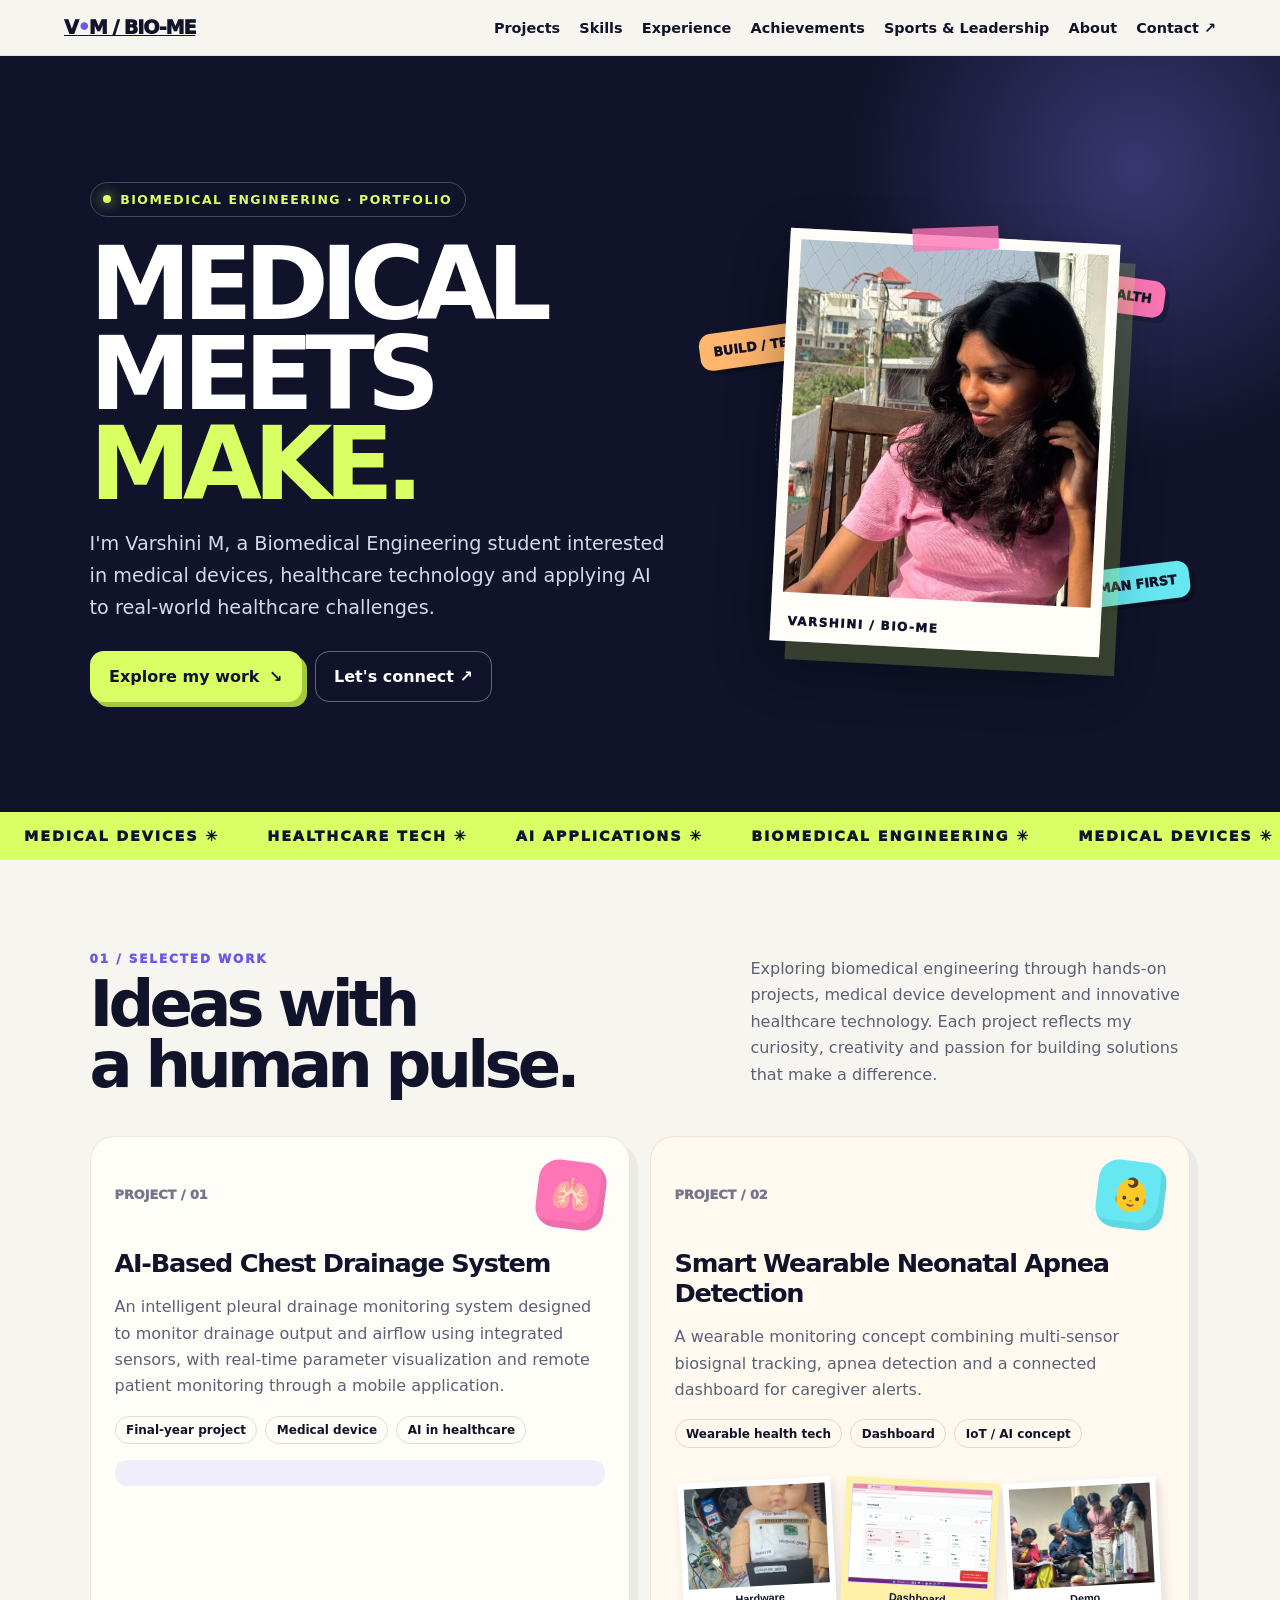
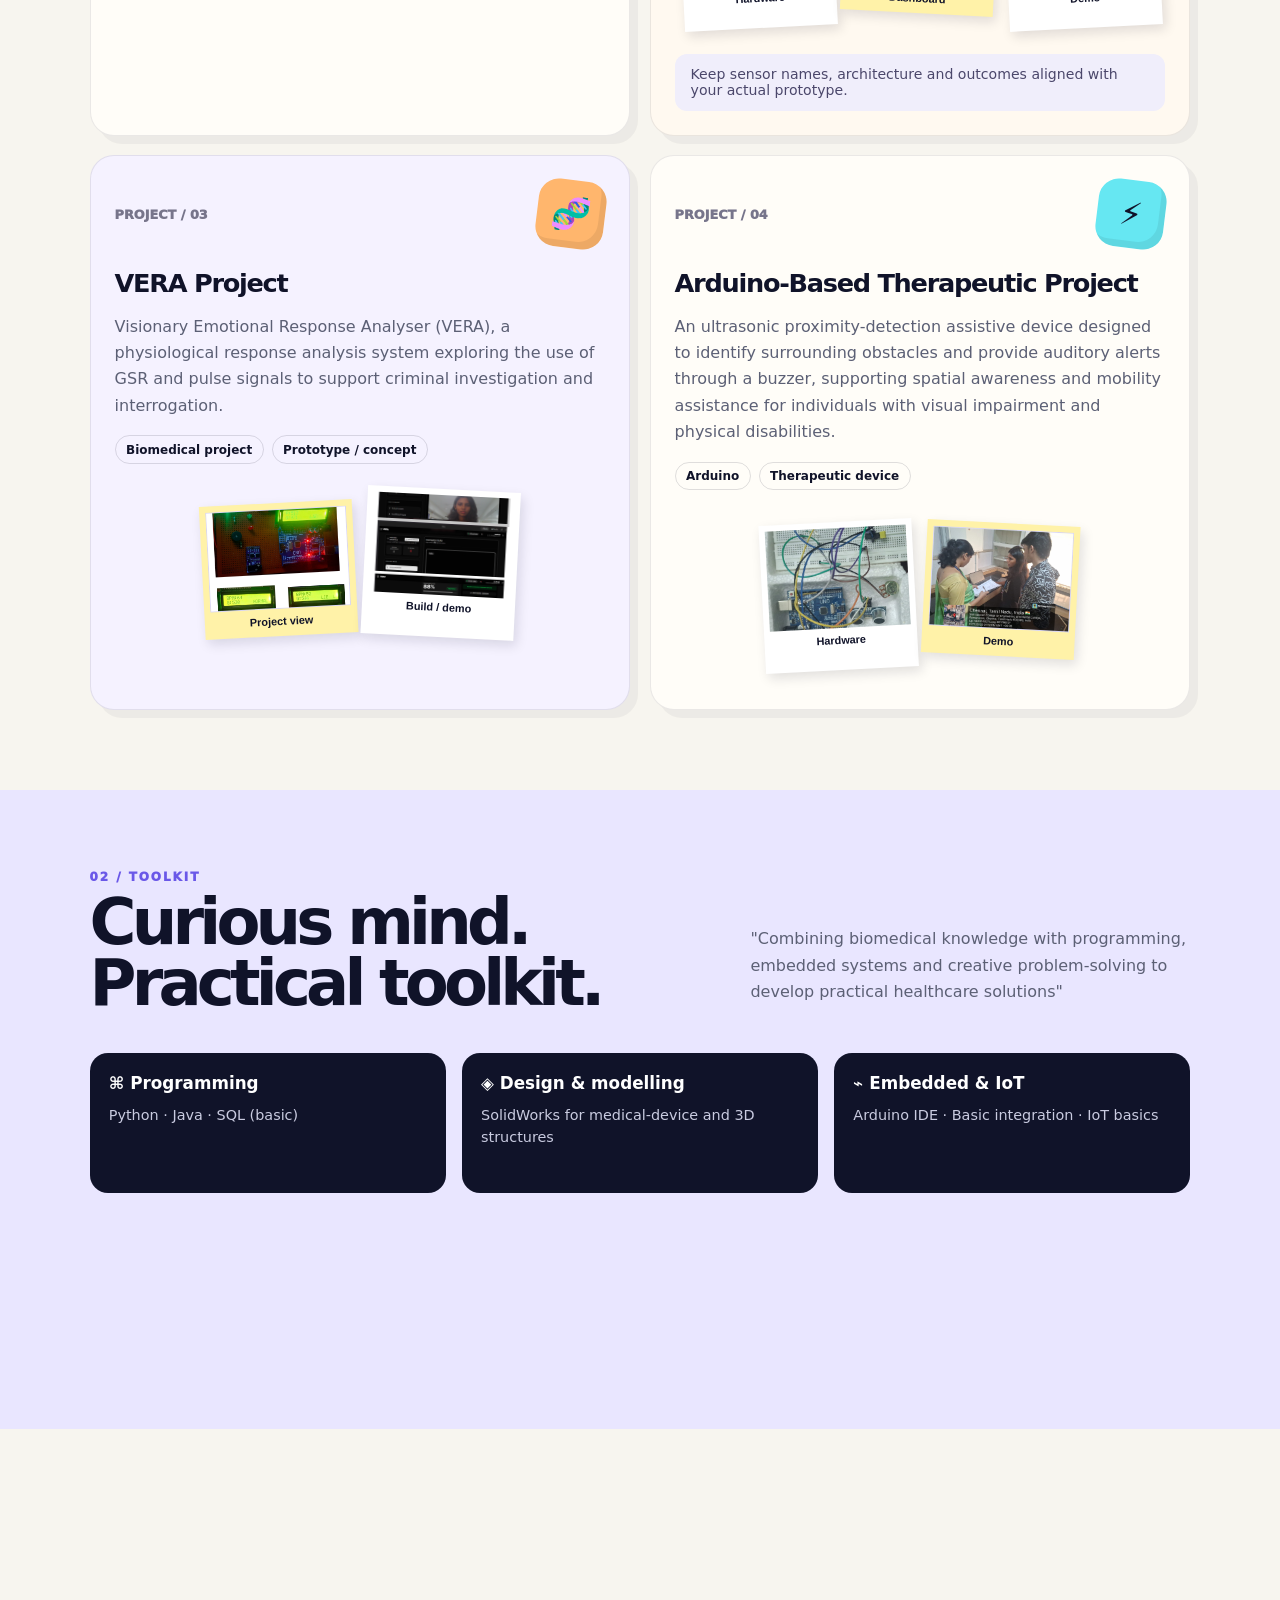
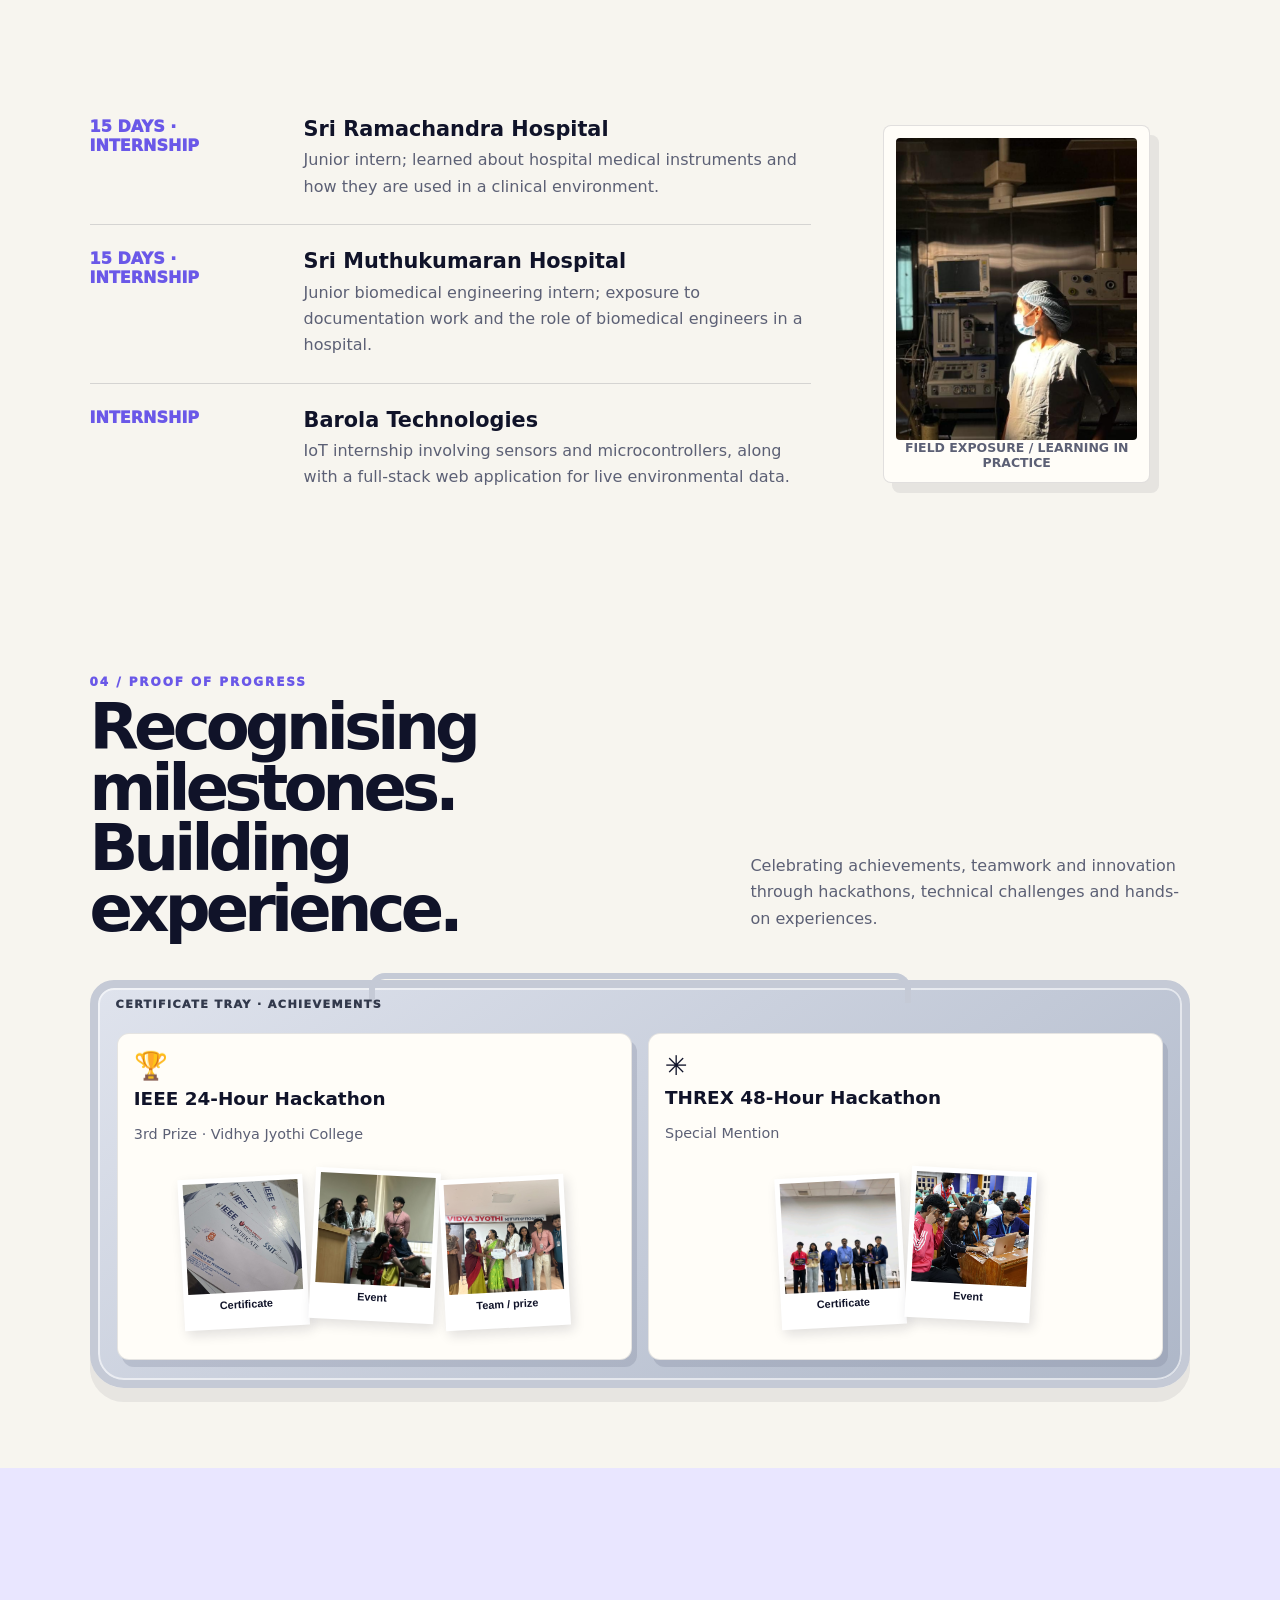
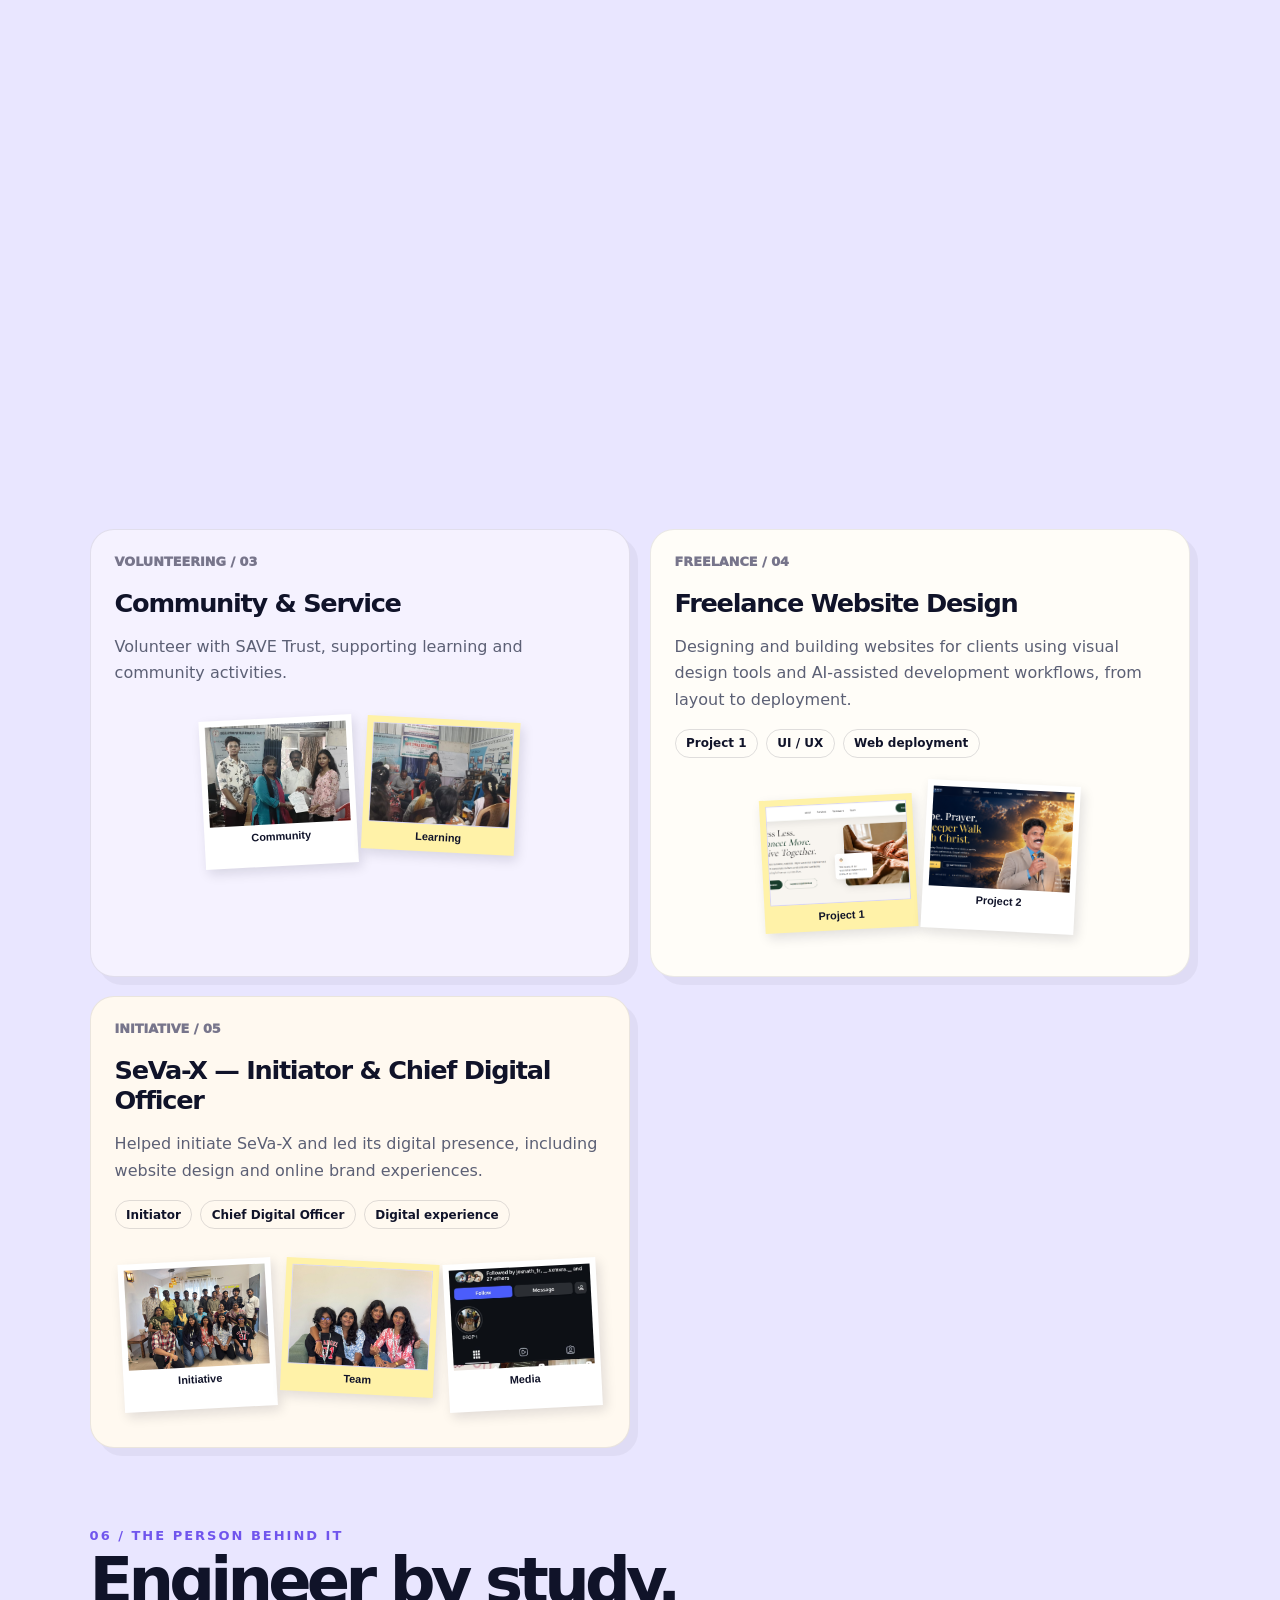
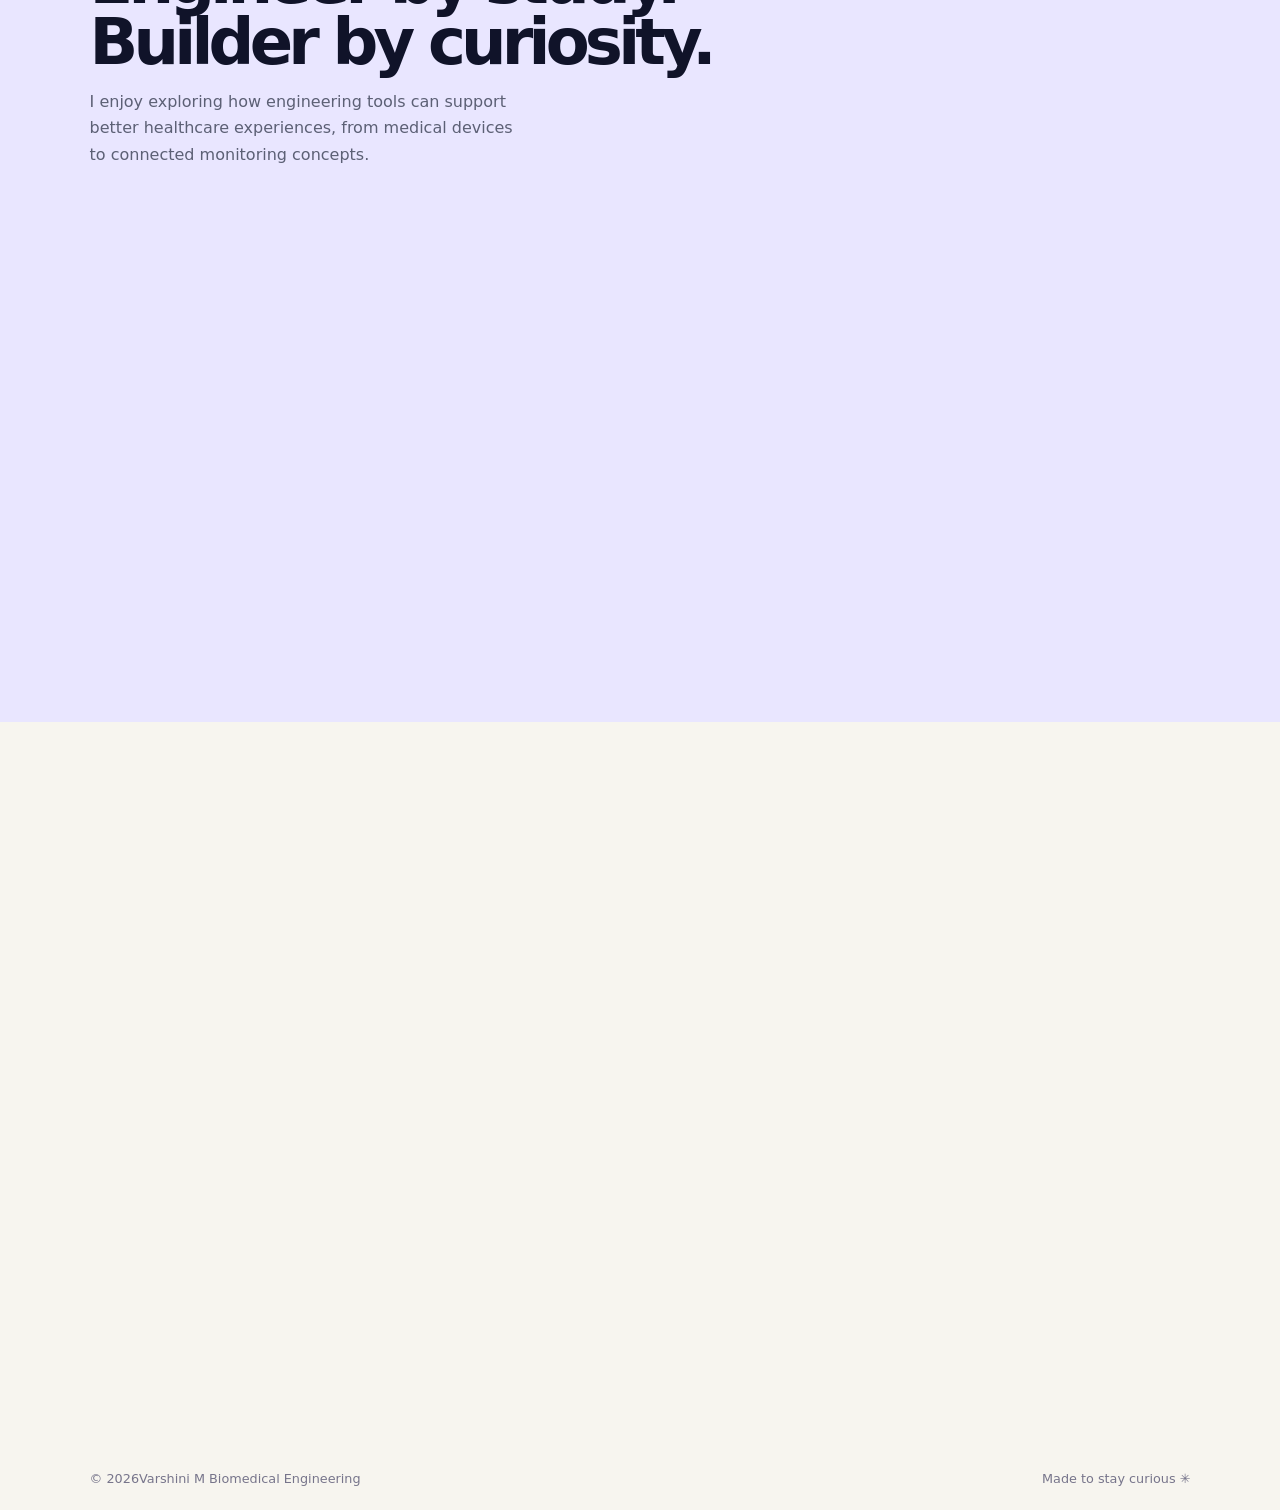
<file: index.html>
<!DOCTYPE html><html lang="en"><head><meta charset="utf-8"><meta name="viewport" content="width=device-width, initial-scale=1"><meta name="theme-color" content="#101329"><title>Biomedical Engineering Portfolio | Varshini M</title><link rel="stylesheet" href="style.css"></head><body><a class="skip" href="#main">Skip to content</a><nav><a class="brand" href="#top" aria-label="Portfolio home">V<span>•</span>M / BIO-ME</a><button class="menu" id="menuBtn" aria-expanded="false" aria-controls="navlinks">Menu ☰</button><div class="navlinks" id="navlinks"><a href="#projects">Projects</a><a href="#skills">Skills</a><a href="#experience">Experience</a><a href="#achievements">Achievements</a><a href="#life">Sports & Leadership</a><a href="#about">About</a><a href="#contact">Contact ↗</a></div></nav><main id="main"><section class="hero" id="top"><div class="hero-copy"><div class="eyebrow"><span class="pip"></span>Biomedical Engineering · Portfolio</div><h1>MEDICAL<br>MEETS <em>MAKE.</em></h1><p>I'm Varshini M, a Biomedical Engineering student interested in medical devices, healthcare technology and applying AI to real-world healthcare challenges.</p>
 <div class="ctas"><a class="btn primary" href="#projects">Explore my work <span>↘</span></a><a class="btn secondary" href="#contact">Let's connect ↗</a></div>
 </div><div class="visual hero-visual" id="heroVisual" aria-label="Casual portrait and floating medical syringe illustration"><div class="orbit"></div><div class="portrait-stack"><div class="portrait-tape"></div><img class="hero-portrait" src="assets/varshini-casual.jpg" alt="Varshini, Biomedical Engineering student" onerror="this.style.display='none';this.nextElementSibling.style.display='grid'" /><div class="portrait-placeholder" aria-hidden="true">YOUR CASUAL<br>PHOTO HERE<br><small>assets/varshini-casual.jpg</small></div><span class="portrait-caption">VARSHINI / BIO-ME</span></div><div class="float-tag tag-a">AI+HEALTH</div><div class="float-tag tag-b">HUMAN FIRST</div><div class="float-tag tag-c">BUILD / TEST / LEARN</div><svg class="cursor-syringe" id="cursorSyringe" viewBox="0 0 180 54" role="img" aria-label="Decorative syringe following the cursor"><g transform="translate(7 7) rotate(-12 80 20)" stroke="#101329" stroke-width="2.5" stroke-linejoin="round"><path d="M18 18 L38 18 L38 30 L18 30 Z" fill="#f7f5ef" /><path d="M38 15 L105 15 L105 33 L38 33 Z" fill="#d9ff65" /><path d="M47 15 V33 M58 15 V33 M69 15 V33 M80 15 V33 M91 15 V33" stroke="#6a58e8" stroke-width="1.5" /><path d="M105 19 L145 19 L145 29 L105 29 Z" fill="#fffdf8" /><path d="M145 24 L169 24" stroke="#66e7f2" stroke-width="2" /><path d="M18 13 V35 M9 13 H27 M9 35 H27" fill="none" /><path d="M4 24 H18" fill="none" /></g></svg></div></section><div class="marquee" aria-hidden="true"><div class="marquee-track"><span>MEDICAL DEVICES ✳</span><span>HEALTHCARE TECH ✳</span><span>AI APPLICATIONS ✳</span><span>BIOMEDICAL ENGINEERING ✳</span><span>MEDICAL DEVICES ✳</span><span>HEALTHCARE TECH ✳</span><span>AI APPLICATIONS ✳</span><span>BIOMEDICAL ENGINEERING ✳</span></div></div><section class="section" id="projects"><div class="section-head reveal"><div><div class="kicker">01 / Selected work</div><h2>Ideas with<br>a human pulse.</h2></div><p class="section-intro">Exploring biomedical engineering through hands-on projects, medical device development and innovative healthcare technology. Each project reflects my curiosity, creativity and passion for building solutions that make a difference.</p></div><div class="grid project-grid"><article class="card reveal scrapbook-card"><div class="card-top"><span class="number">PROJECT / 01</span><div class="sticker pink">🫁</div></div><h3>AI-Based Chest Drainage System</h3><p>An intelligent pleural drainage monitoring system designed to monitor drainage output and airflow using integrated sensors, with real-time parameter visualization and remote patient monitoring through a mobile application.</p><div class="chips"><span class="chip">Final-year project</span><span class="chip">Medical device</span><span class="chip">AI in healthcare</span></div><div class="note">
</div></article><article class="card reveal scrapbook-card"><div class="card-top"><span class="number">PROJECT / 02</span><div class="sticker cyan">👶</div></div><h3>Smart Wearable Neonatal Apnea Detection</h3><p>A wearable monitoring concept combining multi-sensor biosignal tracking,
apnea detection and a connected dashboard for caregiver alerts.</p><div class="chips"><span class="chip">Wearable health tech</span><span class="chip">Dashboard</span><span class="chip">IoT / AI concept</span></div><div class="photo-gallery hybrid-gallery" aria-label="Neonatal wearable project photos"><button class="gallery-photo polaroid-photo" data-full="assets/neonatal-1.jpg" aria-label="View neonatal wearable hardware photo"><img src="assets/neonatal-1.jpg" alt="Neonatal wearable prototype hardware" onerror="this.parentElement.classList.add('photo-missing')"><span>Hardware</span></button><button class="gallery-photo sticky-photo" data-full="assets/neonatal-2.jpg" aria-label="View neonatal dashboard screenshot"><img src="assets/neonatal-2.jpg" alt="Neonatal monitoring dashboard screenshot" onerror="this.parentElement.classList.add('photo-missing')"><span>Dashboard</span></button><button class="gallery-photo polaroid-photo" data-full="assets/neonatal-3.jpg" aria-label="View neonatal project demonstration photo"><img src="assets/neonatal-3.jpg" alt="Neonatal wearable project demo" onerror="this.parentElement.classList.add('photo-missing')"><span>Demo</span></button></div><div class="note">Keep sensor names,
architecture and outcomes aligned with your actual prototype.</div></article><article class="card reveal scrapbook-card"><div class="card-top"><span class="number">PROJECT / 03</span><div class="sticker orange">🧬</div></div><h3>VERA Project</h3><p>Visionary Emotional Response Analyser (VERA), a physiological response analysis system exploring the use of GSR and pulse signals to support criminal investigation and interrogation.
</p><div class="chips"><span class="chip">Biomedical project</span><span class="chip">Prototype / concept</span></div><div class="photo-gallery hybrid-gallery" aria-label="VERA project photos"><button class="gallery-photo sticky-photo" data-full="assets/vera-1.jpg" aria-label="View VERA project photo one"><img src="assets/vera-1.jpg" alt="VERA project photo one" onerror="this.parentElement.classList.add('photo-missing')"><span>Project view</span></button><button class="gallery-photo polaroid-photo" data-full="assets/vera-2.jpg" aria-label="View VERA project photo two"><img src="assets/vera-2.jpg" alt="VERA project photo two" onerror="this.parentElement.classList.add('photo-missing')"><span>Build / demo</span></button></div></article><article class="card reveal scrapbook-card"><div class="card-top"><span class="number">PROJECT / 04</span><div class="sticker cyan">⚡</div></div><h3>Arduino-Based Therapeutic Project</h3><p>An ultrasonic proximity-detection assistive device designed to identify surrounding obstacles and provide auditory alerts through a buzzer, supporting spatial awareness and mobility assistance for individuals with visual impairment and physical disabilities.</p><div class="chips"><span class="chip">Arduino</span><span class="chip">Therapeutic device</span></div><div class="photo-gallery hybrid-gallery" aria-label="Arduino therapeutic project photos"><button class="gallery-photo polaroid-photo" data-full="assets/arduino-therapeutic-1.jpg" aria-label="View Arduino therapeutic project photo one"><img src="assets/arduino-therapeutic-1.jpg" alt="Arduino-based therapeutic project hardware" onerror="this.parentElement.classList.add('photo-missing')"><span>Hardware</span></button><button class="gallery-photo sticky-photo" data-full="assets/arduino-therapeutic-2.jpg" aria-label="View Arduino therapeutic project photo two"><img src="assets/arduino-therapeutic-2.jpg" alt="Arduino-based therapeutic project demo" onerror="this.parentElement.classList.add('photo-missing')"><span>Demo</span></button></div></article></div></section><section class="section dark" id="skills"><div class="section-head reveal"><div><div class="kicker">02 / Toolkit</div><h2>Curious mind.<br>Practical toolkit.</h2></div><p class="section-intro">"Combining biomedical knowledge with programming, embedded systems and creative problem-solving to develop practical healthcare solutions"</p></div><div class="skills"><div class="skill reveal"><strong>⌘ Programming</strong><p>Python · Java · SQL (basic)</p></div><div class="skill reveal"><strong>◈ Design & modelling</strong><p>SolidWorks for medical-device and 3D structures</p></div><div class="skill reveal"><strong>⌁ Embedded & IoT</strong><p>Arduino IDE · Basic integration · IoT basics</p></div><div class="skill reveal"><strong>◎ Biomedical</strong><p>Medical imaging · Exposure to hospital medical instruments</p></div><div class="skill reveal"><strong>✳ Healthcare innovation</strong><p>Medical devices · Healthcare technology · AI applications in healthcare</p></div><div class="skill reveal"><strong>↗ Collaboration</strong><p>Hackathon participation and Team-based project experience</p></div></div></section><section class="section" id="experience"><div class="section-head reveal"><div><div class="kicker">03 / Field exposure</div><h2>Learning beyond<br>the classroom.</h2></div><p class="section-intro">Short hospital internships gave me exposure to the equipment and documentation side of biomedical engineering.</p></div><div class="experience-layout"><div class="reveal"><div class="timeline"><div class="label">15 DAYS · INTERNSHIP</div><div><h3>Sri Ramachandra Hospital</h3><p>Junior intern;
learned about hospital medical instruments and how they are used in a clinical environment.</p></div></div><div class="timeline"><div class="label">15 DAYS · INTERNSHIP</div><div><h3>Sri Muthukumaran Hospital</h3><p>Junior biomedical engineering intern;
exposure to documentation work and the role of biomedical engineers in a hospital.</p></div></div><div class="timeline"><div class="label">INTERNSHIP</div><div><h3>Barola Technologies</h3><p>IoT internship involving sensors and microcontrollers,
along with a full-stack web application for live environmental data.</p></div></div></div><figure class="experience-photo-frame reveal"><img src="assets/field-exposure1.jpg" alt="Biomedical engineering field exposure photo" onerror="this.style.display='none';this.nextElementSibling.style.display='grid'"><div class="portrait-placeholder" style="display:none;min-height:260px;text-align:center;padding:1rem;place-items:center">ADD FIELD EXPOSURE PHOTO<br><small>assets/field-exposure.jpg</small></div><figcaption>FIELD EXPOSURE / LEARNING IN PRACTICE</figcaption></figure></div></section><section class="section" id="achievements"><div class="section-head reveal"><div><div class="kicker">04 / Proof of progress</div><h2>Recognising milestones.<br>Building experience.</h2></div><p class="section-intro">Celebrating achievements, teamwork and innovation through hackathons, technical challenges and hands-on experiences.</p></div><div class="certificate-tray reveal"><div class="tray-label">CERTIFICATE TRAY · ACHIEVEMENTS</div><div class="grid award-grid"><article class="award-card"><div class="award-mark">🏆</div><h3>IEEE 24-Hour Hackathon</h3><p>3rd Prize · Vidhya Jyothi College</p><div class="photo-gallery certificate-gallery"><button class="gallery-photo cert-photo" data-full="assets/award-ieee-1.jpg" aria-label="View IEEE hackathon certificate"><img src="assets/award-ieee-1.jpg" alt="IEEE hackathon certificate" onerror="this.parentElement.classList.add('photo-missing')"><span>Certificate</span></button><button class="gallery-photo cert-photo" data-full="assets/award-ieee-2.jpg" aria-label="View IEEE hackathon event photo"><img src="assets/award-ieee-2.jpg" alt="IEEE hackathon event or team photo" onerror="this.parentElement.classList.add('photo-missing')"><span>Event</span></button><button class="gallery-photo cert-photo" data-full="assets/award-ieee-3.jpg" aria-label="View IEEE hackathon prize photo"><img src="assets/award-ieee-3.jpg" alt="IEEE hackathon prize or team photo" onerror="this.parentElement.classList.add('photo-missing')"><span>Team / prize</span></button></div></article><article class="award-card"><div class="award-mark">✳</div><h3>THREX 48-Hour Hackathon</h3><p>Special Mention</p><div class="photo-gallery certificate-gallery"><button class="gallery-photo cert-photo" data-full="assets/award-threx-1.jpg" aria-label="View THREX certificate"><img src="assets/award-threx-1.jpg" alt="THREX hackathon certificate" onerror="this.parentElement.classList.add('photo-missing')"><span>Certificate</span></button><button class="gallery-photo cert-photo" data-full="assets/award-threx-2.jpg" aria-label="View THREX event photo"><img src="assets/award-threx-2.jpg" alt="THREX hackathon event photo" onerror="this.parentElement.classList.add('photo-missing')"><span>Event</span></button></div></article></div></div></section><section class="section dark" id="life"><div class="section-head reveal"><div><div class="kicker">05 / Beyond the lab</div><h2>Team spirit.<br>Real-world energy.</h2></div><p class="section-intro">Moments beyond the classroom that reflect my teamwork, leadership, sportsmanship and commitment to community.</p></div><div class="grid life-grid"><article class="card reveal scrapbook-card"><div class="number">SPORT / 01</div><h3>Kho-Kho &amp;
SRM Premier League</h3><p>Kho-Kho athlete and tournament runner-up—bringing teamwork,
focus and quick decisions into the game.</p><div class="photo-gallery hybrid-gallery"><button class="gallery-photo polaroid-photo" data-full="assets/sports-kho-kho-1.jpg" aria-label="View Kho-Kho sports photo"><img src="assets/sports-kho-kho-1.jpg" alt="Kho-Kho sports photo" onerror="this.parentElement.classList.add('photo-missing')"><span>On the field</span></button><button class="gallery-photo sticky-photo" data-full="assets/sports-kho-kho-2.jpg" aria-label="View SRM Premier League photo"><img src="assets/sports-kho-kho-2.jpg" alt="SRM Premier League Kho-Kho team photo" onerror="this.parentElement.classList.add('photo-missing')"><span>Team</span></button><button class="gallery-photo polaroid-photo" data-full="assets/sports-kho-kho-3.jpg" aria-label="View sports award photo"><img src="assets/sports-kho-kho-3.jpg" alt="Sports medal or tournament moment" onerror="this.parentElement.classList.add('photo-missing')"><span>Runner-up</span></button></div></article><article class="card reveal scrapbook-card"><div class="number">LEADERSHIP / 02</div><h3>Department Technical Club</h3><p>Operations Head,
supporting team coordination and student technical activities.</p><div class="photo-gallery hybrid-gallery"><button class="gallery-photo sticky-photo" data-full="assets/leadership-club-1.jpg" aria-label="View technical club event photo"><img src="assets/leadership-club-1.jpg" alt="Department technical club event" onerror="this.parentElement.classList.add('photo-missing')"><span>Event</span></button><button class="gallery-photo polaroid-photo" data-full="assets/leadership-club-2.jpg" aria-label="View technical club team photo"><img src="assets/leadership-club-2.jpg" alt="Technical club team photo" onerror="this.parentElement.classList.add('photo-missing')"><span>Teamwork</span></button><button class="gallery-photo sticky-photo" data-full="assets/leadership-club-3.jpg" aria-label="View club activity photo"><img src="assets/leadership-club-3.jpg" alt="Technical club activity or event setup" onerror="this.parentElement.classList.add('photo-missing')"><span>Behind the scenes</span></button></div></article><article class="card reveal scrapbook-card"><div class="number">VOLUNTEERING / 03</div><h3>Community &amp;
Service</h3><p>Volunteer with SAVE Trust,
supporting learning and community activities.</p><div class="photo-gallery hybrid-gallery"><button class="gallery-photo polaroid-photo" data-full="assets/volunteer-1.jpg" aria-label="View volunteering activity photo"><img src="assets/volunteer-1.jpg" alt="Community volunteering activity" onerror="this.parentElement.classList.add('photo-missing')"><span>Community</span></button><button class="gallery-photo sticky-photo" data-full="assets/volunteer-2.jpg" aria-label="View volunteering project photo"><img src="assets/volunteer-2.jpg" alt="Volunteering or teaching activity" onerror="this.parentElement.classList.add('photo-missing')"><span>Learning</span></button></div></article><article class="card reveal scrapbook-card"><div class="number">FREELANCE / 04</div><h3>Freelance Website Design</h3><p>Designing and building websites for clients using visual design tools and AI-assisted development workflows,
from layout to deployment.</p><div class="chips"><span class="chip">Project 1</span><span class="chip">UI / UX</span><span class="chip">Web deployment</span></div><div class="photo-gallery hybrid-gallery" aria-label="Freelance website design images"><button class="gallery-photo sticky-photo" data-full="assets/freelance-website-1.jpg" aria-label="View freelance website design image one"><img src="assets/freelance-website-1.jpg" alt="Freelance website design screenshot one" onerror="this.parentElement.classList.add('photo-missing')"><span>Project 1</span></button><button class="gallery-photo polaroid-photo" data-full="assets/freelance-website-2.jpg" aria-label="View freelance website design image two"><img src="assets/freelance-website-2.jpg" alt="Freelance website design screenshot two" onerror="this.parentElement.classList.add('photo-missing')"><span>Project 2</span></button></div></article><article class="card reveal scrapbook-card"><div class="number">INITIATIVE / 05</div><h3>SeVa-X — Initiator &amp;
Chief Digital Officer</h3><p>Helped initiate SeVa-X and led its digital presence,
including website design and online brand experiences.</p><div class="chips"><span class="chip">Initiator</span><span class="chip">Chief Digital Officer</span><span class="chip">Digital experience</span></div><div class="photo-gallery hybrid-gallery" aria-label="SeVa-X initiative images"><button class="gallery-photo polaroid-photo" data-full="assets/sevax-1.jpg" aria-label="View Seva Initiative image"><img src=" assets/sevax-1.jpg" alt=" SeVa-X website or digital presence" onerror=" this.parentElement.classList.add('photo-missing')"><span>Initiative</span></button><button class=" gallery-photo sticky-photo" data-full=" assets/sevax-2.jpg" aria-label=" View SeVa-X Team image"><img src=" assets/sevax-2.jpg" alt=" SeVa-X Team image" onerror=" this.parentElement.classList.add('photo-missing')"><span>Team</span></button><button class=" gallery-photo polaroid-photo" data-full=" assets/sevax-3.jpg" aria-label=" View SeVa-X media image"><img src=" assets/sevax-3.jpg" alt=" SeVa-X social media image" onerror=" this.parentElement.classList.add('photo-missing')"><span>Media</span></button></div></article></div>
<div class="kicker" style="color:#7055ed; font-size:13px; font-weight:800; letter-spacing:2px; text-transform:uppercase; margin-top:80px !important; display:block;">
06 / THE PERSON BEHIND IT
</div></div><h2>Engineer by study.<br>Builder by curiosity.</h2></div><p class="section-intro">I enjoy exploring how engineering tools can support better healthcare experiences,
from medical devices to connected monitoring concepts.</p></div><div class="profile-strip reveal"><div class="about-photo"><img src="assets/varshini-casual.jpg" alt="Varshini portrait" onerror="this.style.display='none';this.nextElementSibling.style.display='grid'"><span>YOUR PHOTO<br>assets/varshini-casual.jpg</span></div><div><h3>Varshini M </h3><p><strong>B.Tech Biomedical Engineering</strong>· SRM Institute of Science and Technology</p><p>Fourth-year student · CGPA: 9.3</p><p>Interests: medical devices,
healthcare technology,
AI in healthcare,
hospital equipment and robotics.</p></div></div><div class="grid" style="margin-top:1rem"><article class="card reveal"><div class="number">WHAT DRIVES ME</div><h3>Healthcare with purpose.</h3><p>I chose Biomedical Engineering because it brings together medicine and engineering. My goal is to keep learning and contribute to useful healthcare technology.</p></article><article class="card reveal"><div class="number">COMMUNICATION</div><h3>Languages</h3><p>English · Tamil · Telugu · German(Basic)</p></article></div></section><section class="section" id="contact"><div class="contact reveal"><div><div class="kicker" style="color:var(--lime)">07 / Say hello</div><h2>Let's build<br>what helps.</h2></div><div><p>Interested in paid internship and entry-level opportunities related to biomedical engineering, medical devices and healthcare technology. Open to relocation for the right opportunity.</p><p><strong>Email:</strong>varshini7013m@gmail.com<br><strong>Phone:</strong>9043757013<br><strong>LinkedIn:</strong> https://www.linkedin.com/in/varshini-murali-802a97323<br><strong>GitHub:</strong> https://github.com/VARSH-cloud
 <br><strong>Location:</strong>Chennai,
India · Open to relocation</p><a class="btn primary" href="mailto:varshini7013m@gnmail.com"
onclick="return confirm(' Replace the placeholder email in this portfolio before using this link. Continue?')">Email ↗</a><a class="btn secondary" href="#top">Back to top ↑</a></div></div></section></main><dialog id="lightbox" aria-label="Image viewer"><div class="lightbox-top"><strong>Portfolio gallery</strong><button id="closeLightbox" type="button">Close ✕</button></div><img id="lightboxImage" alt=""><p id="lightboxCaption"></p></dialog><footer><span>© <span id="year"></span>Varshini M Biomedical Engineering</span><span>Made to stay curious ✳</span></footer><script src="script.js" defer></script></body></html>
</file>
<file: style.css>
:root {
    --ink: #101329;
    --paper: #f7f5ef;
    --lime: #d9ff65;
    --pink: #ff76b7;
    --cyan: #66e7f2;
    --purple: #a994ff;
    --orange: #ffb66d;
    --muted: #5c6075;
    --card: #fffdf8
}

* {
    box-sizing: border-box
}

html {
    scroll-behavior: smooth
}

body {
    margin: 0;
    background: var(--paper);
    color: var(--ink);
    font-family: Inter, ui-sans-serif, system-ui, -apple-system, BlinkMacSystemFont, "Segoe UI", sans-serif;
    overflow-x: hidden
}

a {
    color: inherit
}

.skip {
    position: absolute;
    left: -999px;
    top: 0;
    background: white;
    padding: 1rem
}

.skip:focus {
    left: 1rem;
    z-index: 99
}

nav {
    position: sticky;
    top: 0;
    z-index: 20;
    display: flex;
    align-items: center;
    justify-content: space-between;
    padding: 1rem clamp(1rem, 5vw, 4rem);
    background: rgba(247, 245, 239, .88);
    backdrop-filter: blur(14px);
    border-bottom: 1px solid #10132918
}

.brand {
    font-weight: 950;
    letter-spacing: -.06em;
    font-size: 1.2rem
}

.brand span {
    color: #6a58e8
}

.navlinks {
    display: flex;
    gap: 1.2rem;
    align-items: center
}

.navlinks a {
    text-decoration: none;
    font-size: .9rem;
    font-weight: 750
}

.navlinks a:hover {
    color: #6a58e8
}

.menu {
    display: none;
    background: var(--ink);
    color: white;
    border: 0;
    border-radius: 999px;
    padding: .6rem .9rem;
    font-weight: 800
}

.hero {
    position: relative;
    min-height: 84vh;
    display: grid;
    grid-template-columns: 1.08fr .92fr;
    gap: 2rem;
    align-items: center;
    padding: 5rem clamp(1rem, 7vw, 7rem) 4rem;
    background: var(--ink);
    color: #fff;
    overflow: hidden
}

.hero:before {
    content: "";
    position: absolute;
    width: 38rem;
    height: 38rem;
    right: -10rem;
    top: -12rem;
    border-radius: 50%;
    background: radial-gradient(circle, #8d7bff55, transparent 68%);
    pointer-events: none
}

.eyebrow {
    display: inline-flex;
    gap: .55rem;
    align-items: center;
    border: 1px solid #ffffff3a;
    border-radius: 99px;
    padding: .55rem .8rem;
    font-size: .78rem;
    font-weight: 850;
    letter-spacing: .12em;
    text-transform: uppercase;
    color: var(--lime)
}

.pip {
    width: 8px;
    height: 8px;
    border-radius: 50%;
    background: var(--lime);
    box-shadow: 0 0 14px var(--lime)
}

h1 {
    font-size: clamp(3.3rem, 8vw, 7.8rem);
    line-height: .88;
    letter-spacing: -.085em;
    margin: 1.4rem 0 1.2rem;
    max-width: 850px
}

h1 em {
    font-style: normal;
    color: var(--lime)
}

.hero p {
    font-size: clamp(1rem, 1.5vw, 1.25rem);
    line-height: 1.65;
    color: #d7d9e8;
    max-width: 620px
}

.ctas {
    display: flex;
    gap: .8rem;
    flex-wrap: wrap;
    margin-top: 1.7rem
}

.btn {
    display: inline-flex;
    align-items: center;
    gap: .6rem;
    padding: .95rem 1.15rem;
    border-radius: 14px;
    text-decoration: none;
    font-weight: 900;
    border: 1px solid transparent;
    transition: transform .2s, box-shadow .2s
}

.btn:hover {
    transform: translateY(-4px)
}

.primary {
    background: var(--lime);
    color: var(--ink);
    box-shadow: 5px 5px 0 #a4c83e
}

.secondary {
    border-color: #ffffff5c;
    color: white
}

.visual {
    min-height: 440px;
    display: grid;
    place-items: center;
    position: relative;
    perspective: 900px
}

.orbit {
    position: absolute;
    width: min(31vw, 340px);
    aspect-ratio: 1;
    border: 1px dashed #ffffff40;
    border-radius: 50%;
    animation: spin 28s linear infinite
}

.orbit:before,
.orbit:after {
    content: "";
    position: absolute;
    border-radius: 50%;
    width: 14px;
    height: 14px;
    background: var(--pink);
    top: 10%;
    left: 17%;
    box-shadow: 0 0 25px var(--pink)
}

.orbit:after {
    top: auto;
    left: auto;
    right: 7%;
    bottom: 20%;
    background: var(--cyan);
    box-shadow: 0 0 25px var(--cyan)
}

.toy {
    position: relative;
    width: 220px;
    height: 260px;
    transform-style: preserve-3d;
    animation: float 5s ease-in-out infinite;
    transition: transform .2s ease-out
}

.toy-body {
    position: absolute;
    inset: 22px 18px 20px;
    background: linear-gradient(140deg, #f9fbff, #cbd4ee);
    border-radius: 42px 42px 54px 54px;
    box-shadow: inset -16px -18px 24px #8793bd77, inset 10px 10px 20px white, 22px 28px 0 #7e72e855;
    transform: rotate(-7deg)
}

.toy-screen {
    position: absolute;
    left: 42px;
    top: 55px;
    width: 135px;
    height: 92px;
    border-radius: 20px;
    background: #151a37;
    box-shadow: inset 0 0 0 4px #a4b1d9;
    display: grid;
    place-items: center;
    transform: rotate(-7deg)
}

.ecg {
    width: 110px;
    height: 46px
}

.toy-button {
    position: absolute;
    left: 87px;
    top: 170px;
    width: 35px;
    height: 35px;
    border-radius: 50%;
    background: var(--pink);
    box-shadow: inset -5px -5px 0 #ca4c89, 0 7px 0 #abb6d6;
    transform: rotate(-7deg)
}

.toy-label {
    position: absolute;
    left: -30px;
    bottom: 15px;
    transform: rotate(-9deg);
    background: var(--lime);
    color: var(--ink);
    font-weight: 950;
    padding: .65rem .9rem;
    border-radius: 9px;
    box-shadow: 5px 5px 0 #7e72e8
}

.float-tag {
    position: absolute;
    padding: .7rem .85rem;
    border-radius: 12px;
    font-size: .8rem;
    font-weight: 950;
    color: var(--ink);
    box-shadow: 5px 5px 0 #0003;
    animation: bob 4s ease-in-out infinite
}

.tag-a {
    top: 12%;
    right: 5%;
    background: var(--pink);
    transform: rotate(8deg)
}

.tag-b {
    bottom: 13%;
    right: 0;
    background: var(--cyan);
    transform: rotate(-7deg);
    animation-delay: -1.7s
}

.tag-c {
    top: 23%;
    left: 0;
    background: var(--orange);
    transform: rotate(-8deg);
    animation-delay: -.9s
}

.marquee {
    overflow: hidden;
    background: var(--lime);
    color: var(--ink);
    white-space: nowrap;
    padding: 1rem 0;
    font-size: .9rem;
    font-weight: 950;
    letter-spacing: .13em
}

.marquee-track {
    display: inline-block;
    animation: marquee 24s linear infinite
}

.marquee span {
    padding: 0 1.5rem
}

.section {
    padding: 5rem clamp(1rem, 7vw, 7rem)
}

.section.dark {
    background: #e9e6ff
}

.section-head {
    display: flex;
    justify-content: space-between;
    gap: 2rem;
    align-items: end;
    margin-bottom: 2rem
}

.kicker {
    font-size: .75rem;
    text-transform: uppercase;
    letter-spacing: .16em;
    font-weight: 950;
    color: #6a58e8
}

.section h2 {
    font-size: clamp(2.4rem, 5vw, 4.8rem);
    letter-spacing: -.075em;
    line-height: .95;
    margin: .5rem 0
}

.section-intro {
    max-width: 440px;
    line-height: 1.65;
    color: var(--muted)
}

.grid {
    display: grid;
    grid-template-columns: repeat(2, minmax(0, 1fr));
    gap: 1.2rem
}

.card {
    background: var(--card);
    border: 1px solid #10132916;
    border-radius: 24px;
    padding: 1.5rem;
    box-shadow: 8px 8px 0 #1013290b;
    transition: transform .25s, box-shadow .25s;
    transform-style: preserve-3d;
    position: relative;
    overflow: hidden
}

.card:hover {
    box-shadow: 12px 15px 0 #10132912
}

.card:focus-within {
    outline: 3px solid #6a58e8;
    outline-offset: 3px
}

.card-top {
    display: flex;
    justify-content: space-between;
    align-items: center;
    gap: 1rem
}

.number {
    font-weight: 950;
    font-size: .8rem;
    color: #77758b
}

.sticker {
    width: 68px;
    height: 68px;
    border-radius: 20px;
    display: grid;
    place-items: center;
    font-size: 2rem;
    box-shadow: inset -6px -7px 0 #00000012;
    transform: rotate(7deg)
}

.sticker.pink {
    background: var(--pink)
}

.sticker.cyan {
    background: var(--cyan)
}

.sticker.lime {
    background: var(--lime)
}

.sticker.orange {
    background: var(--orange)
}

.card h3 {
    font-size: clamp(1.4rem, 2vw, 2rem);
    letter-spacing: -.05em;
    margin: 1.2rem 0 .5rem
}

.card p {
    line-height: 1.65;
    color: var(--muted)
}

.chips {
    display: flex;
    flex-wrap: wrap;
    gap: .5rem;
    margin-top: 1rem
}

.chip {
    border: 1px solid #10132922;
    border-radius: 999px;
    padding: .4rem .65rem;
    font-size: .75rem;
    font-weight: 850
}

.note {
    font-size: .88rem;
    background: #f0eefb;
    border-radius: 12px;
    padding: .8rem 1rem;
    color: #4b476b;
    margin-top: 1rem
}

.skills {
    display: grid;
    grid-template-columns: repeat(3, 1fr);
    gap: 1rem
}

.skill {
    padding: 1.2rem;
    border-radius: 18px;
    background: var(--ink);
    color: white;
    min-height: 140px;
    transition: transform .2s
}

.skill:hover {
    transform: translateY(-6px) rotate(-1deg)
}

.skill strong {
    display: block;
    font-size: 1.05rem;
    margin-bottom: .7rem
}

.skill p {
    color: #c9cbe0;
    font-size: .9rem;
    line-height: 1.55;
    margin: 0
}

.timeline {
    display: grid;
    grid-template-columns: 190px 1fr;
    gap: 1.5rem;
    padding: 1.5rem 0;
    border-bottom: 1px solid #10132925
}

.timeline:last-child {
    border: 0
}

.experience-layout {
    display: grid;
    grid-template-columns: minmax(0, 1.35fr) minmax(220px, .65fr);
    gap: 2rem;
    align-items: center;
}

.experience-photo-frame {
    background: #fffdf8;
    border: 1px solid #10132920;
    padding: 12px 12px 42px;
    border-radius: 8px;
    box-shadow: 9px 10px 0 #10132913;
    transform: rotate(2deg);
    position: relative;
}

.experience-photo-frame img {
    display: block;
    width: 100%;
    aspect-ratio: 4/5;
    object-fit: cover;
    border-radius: 4px;
}

.experience-photo-frame figcaption {
    position: absolute;
    bottom: 12px;
    left: 12px;
    right: 12px;
    text-align: center;
    font-size: .78rem;
    font-weight: 850;
    color: var(--muted);
}

.timeline .label {
    font-weight: 950;
    color: #6a58e8
}

.timeline h3 {
    margin: 0 0 .4rem;
    font-size: 1.3rem
}

.timeline p {
    margin: 0;
    color: var(--muted);
    line-height: 1.65
}

.profile-strip {
    display: grid;
    grid-template-columns: 150px 1fr;
    gap: 1.5rem;
    align-items: center;
    padding: 1.5rem;
    background: var(--lime);
    border-radius: 24px
}

.photo {
    width: 135px;
    aspect-ratio: 4/5;
    border: 2px dashed #10132988;
    border-radius: 18px;
    display: grid;
    place-items: center;
    text-align: center;
    font-size: .8rem;
    font-weight: 900;
    padding: .7rem;
    background: #ffffff60
}

.profile-strip h3 {
    margin: 0 0 .5rem;
    font-size: 1.5rem;
    letter-spacing: -.04em
}

.profile-strip p {
    margin: .3rem 0;
    line-height: 1.5
}

/* =====================================
   CONTACT SECTION – BETTER ALIGNMENT
===================================== */

.contact {
    display: grid;
    grid-template-columns: 1fr 1fr;
    align-items: center;
    gap: 70px;

    padding: 65px 7%;
    border-radius: 36px;

    background: #101329;
    color: #fff;
}

/* Left heading */
.contact>div:first-child {
    display: flex;
    flex-direction: column;
    justify-content: center;
}

.contact h2 {
    font-size: clamp(2.8rem, 5vw, 4.5rem);
    line-height: 0.98;
    letter-spacing: -2px;
    margin-top: 14px;
}

/* Right content */
.contact>div:last-child {
    max-width: 470px;
    width: 100%;
    justify-self: end;
}

.contact>div:last-child p {
    font-size: 1.08rem;
    line-height: 1.8;
    margin-bottom: 22px;
    overflow-wrap: anywhere;
}

.contact strong {
    font-weight: 800;
}

/* Contact buttons */
.contact .btn {
    display: inline-flex;
    align-items: center;
    justify-content: center;
    margin: 8px 10px 0 0;
    min-height: 54px;
}

/* Email and LinkedIn links */
.contact a:not(.btn) {
    overflow-wrap: anywhere;
}

/* Mobile layout */
@media (max-width: 700px) {
    .contact {
        grid-template-columns: 1fr;
        gap: 30px;
        padding: 38px 25px;
        border-radius: 26px;
    }

    .contact>div:last-child {
        justify-self: start;
    }

    .contact h2 {
        font-size: 3rem;
    }

    .contact>div:last-child p {
        font-size: 1rem;
    }

    .contact .btn {
        margin: 8px 8px 0 0;
    }
}

footer {
    display: flex;
    justify-content: space-between;
    gap: 1rem;
    padding: 1.5rem clamp(1rem, 7vw, 7rem);
    font-size: .8rem;
    color: #77758b
}

.reveal {
    opacity: 0;
    transform: translateY(22px);
    transition: opacity .7s ease, transform .7s cubic-bezier(.2, .75, .2, 1)
}

.reveal.visible {
    opacity: 1;
    transform: translateY(0)
}

@keyframes float {

    0%,
    100% {
        transform: translateY(0) rotateY(-8deg) rotateZ(-2deg)
    }

    50% {
        transform: translateY(-18px) rotateY(8deg) rotateZ(2deg)
    }
}

@keyframes bob {

    0%,
    100% {
        translate: 0 0
    }

    50% {
        translate: 0 -12px
    }
}

@keyframes spin {
    to {
        transform: rotate(360deg)
    }
}

@keyframes marquee {
    to {
        transform: translateX(-50%)
    }
}

@media(prefers-reduced-motion:reduce) {

    *,
    *:before,
    *:after {
        animation-duration: .01ms !important;
        animation-iteration-count: 1 !important;
        scroll-behavior: auto !important;
        transition-duration: .01ms !important
    }

    .reveal {
        opacity: 1;
        transform: none
    }
}

@media(max-width:760px) {
    .hero {
        grid-template-columns: 1fr;
        padding-top: 4rem
    }

    .visual {
        min-height: 350px
    }

    .orbit {
        width: 280px
    }

    .grid {
        grid-template-columns: 1fr
    }

    .skills {
        grid-template-columns: 1fr 1fr
    }

    .section-head {
        display: block
    }

    .contact {
        grid-template-columns: 1fr
    }

    .timeline {
        grid-template-columns: 1fr;
        gap: .5rem
    }

    .profile-strip {
        grid-template-columns: 1fr
    }

    .photo {
        width: 120px
    }

    .navlinks {
        display: none;
        position: absolute;
        top: 100%;
        left: 0;
        right: 0;
        background: var(--paper);
        padding: 1rem 1.25rem;
        flex-direction: column;
        align-items: flex-start;
        border-bottom: 1px solid #ddd
    }

    .navlinks.open {
        display: flex
    }

    .menu {
        display: block
    }
}

@media(max-width:430px) {
    .skills {
        grid-template-columns: 1fr
    }

    .hero {
        min-height: auto
    }

    .visual {
        min-height: 320px
    }

    .toy {
        transform: scale(.88)
    }
}


/* Portfolio upgrade: casual portrait, hybrid sticky-note/Polaroid galleries, certificate tray */
.hero-visual {
    isolation: isolate;
    overflow: visible;
    cursor: crosshair;
}

.portrait-stack {
    position: relative;
    z-index: 2;
    width: min(78%, 330px);
    aspect-ratio: 4/5;
    transform: rotate(3deg);
    padding: 10px 10px 48px;
    background: #fffdf8;
    border: 1px solid #ffffff88;
    box-shadow: 16px 18px 0 #d9ff6533, 0 22px 55px #0005;
}

.hero-portrait {
    width: 100%;
    height: 100%;
    object-fit: cover;
    object-position: center;
    display: block;
    background: #e9e6ff;
}

.portrait-placeholder {
    display: none;
    width: 100%;
    height: 100%;
    min-height: 250px;
    place-items: center;
    text-align: center;
    padding: 1rem;
    color: #101329;
    background: linear-gradient(135deg, #d9ff65, #66e7f2);
    font-weight: 950;
    line-height: 1.6;
}

.portrait-placeholder small {
    font-size: .65rem;
    font-weight: 700;
}

.portrait-caption {
    position: absolute;
    bottom: 12px;
    left: 16px;
    font-size: .75rem;
    letter-spacing: .12em;
    font-weight: 950;
    color: #101329;
}

.portrait-tape {
    position: absolute;
    width: 86px;
    height: 23px;
    background: #ff76b7c9;
    top: -10px;
    left: calc(50% - 43px);
    transform: rotate(-5deg);
    z-index: 3;
}

.cursor-syringe {
    position: fixed;
    z-index: 9999;
    width: 132px;
    height: 40px;
    left: 0;
    top: 0;
    pointer-events: none;
    opacity: 0;
    transform: translate(14px, 14px) rotate(-18deg);
    filter: drop-shadow(3px 5px 0 #0003);
    transition: opacity .12s;
}

.cursor-syringe.active {
    opacity: 1;
}

.photo-gallery {
    display: flex;
    align-items: center;
    justify-content: center;
    gap: .55rem;
    flex-wrap: wrap;
    margin: 1.25rem 0 .3rem;
    padding: .55rem .2rem .8rem;
}

.gallery-photo {
    position: relative;
    display: flex;
    flex-direction: column;
    align-items: stretch;
    width: calc(33.333% - .5rem);
    min-width: 84px;
    max-width: 160px;
    padding: 6px 6px 22px;
    border: 0;
    background: #fff;
    box-shadow: 3px 5px 12px #10132920;
    cursor: zoom-in;
    transition: transform .2s, box-shadow .2s;
    color: #101329;
}

.gallery-photo:nth-child(odd) {
    transform: rotate(-3deg) translateY(3px);
}

.gallery-photo:nth-child(even) {
    transform: rotate(3deg) translateY(-4px);
}

.gallery-photo:hover,
.gallery-photo:focus-visible {
    z-index: 3;
    transform: rotate(0) scale(1.07);
    box-shadow: 0 10px 24px #10132930;
    outline: 2px solid #6a58e8;
    outline-offset: 2px;
}

.gallery-photo img {
    display: block;
    width: 100%;
    height: 100px;
    object-fit: cover;
    background: #e9e6ff;
}

.gallery-photo span {
    display: block;
    padding-top: 6px;
    font-size: .68rem;
    font-weight: 850;
    text-align: center;
}

.sticky-photo {
    background: #fff2a8;
    padding-bottom: 9px;
}

.sticky-photo img {
    border: 1px solid #10132912;
}

.polaroid-photo {
    padding: 6px 6px 24px;
}

.photo-missing {
    cursor: default;
    background: #f0eefb;
    box-shadow: none;
    min-height: 130px;
    justify-content: center;
    align-items: center;
    padding: 8px;
    border: 1px dashed #8b87a5;
}

.photo-missing img {
    display: none;
}

.photo-missing::before {
    content: 'PHOTO SLOT';
    display: grid;
    place-items: center;
    min-height: 75px;
    width: 100%;
    color: #5c6075;
    font-size: .68rem;
    font-weight: 900;
    letter-spacing: .08em;
}

.photo-missing span {
    overflow-wrap: anywhere;
    font-size: .6rem;
}

.scrapbook-card:nth-child(3n+2) {
    background: #fff9f0;
}

.scrapbook-card:nth-child(3n) {
    background: #f5f2ff;
}

.certificate-tray {
    position: relative;
    background: linear-gradient(145deg, #dfe3ed, #aeb7c8);
    border: 8px solid #c5cad6;
    border-radius: 24px 24px 34px 34px;
    padding: 2.8rem 1.2rem 1.3rem;
    box-shadow: inset 0 0 0 2px #fff9, 0 14px 0 #10132912;
}

.certificate-tray:before {
    content: '';
    position: absolute;
    left: 25%;
    right: 25%;
    top: -15px;
    height: 24px;
    border: 6px solid #c5cad6;
    border-bottom: 0;
    border-radius: 16px 16px 0 0;
}

.tray-label {
    position: absolute;
    top: 10px;
    left: 18px;
    font-size: .7rem;
    font-weight: 950;
    letter-spacing: .12em;
    color: #32394c;
}

.award-grid {
    grid-template-columns: repeat(2, minmax(0, 1fr));
    gap: 1rem;
}

.award-card {
    background: #fffdf8;
    border: 1px solid #1013291b;
    border-radius: 12px;
    padding: 1rem;
    box-shadow: 5px 7px 0 #77809644;
}

.award-mark {
    font-size: 1.7rem;
}

.award-card h3 {
    margin: .4rem 0;
    font-size: 1.15rem;
}

.award-card p {
    color: var(--muted);
    line-height: 1.5;
    font-size: .9rem;
}

.certificate-gallery {
    gap: .35rem;
}

.cert-photo {
    width: calc(33.333% - .3rem);
    max-width: 125px;
    padding: 5px 5px 18px;
}

.cert-photo img {
    height: 110px;
}

.about-photo {
    width: 135px;
    aspect-ratio: 4/5;
    border: 2px dashed #10132988;
    border-radius: 18px;
    overflow: hidden;
    background: #ffffff60;
    position: relative;
    display: grid;
    place-items: center;
    text-align: center;
    font-size: .75rem;
    font-weight: 900;
}

.about-photo img {
    width: 100%;
    height: 100%;
    object-fit: cover;
}

.about-photo span {
    display: none;
    padding: .5rem;
    overflow-wrap: anywhere;
}

#lightbox {
    width: min(92vw, 1000px);
    max-width: 1000px;
    max-height: 92vh;
    border: 0;
    border-radius: 18px;
    padding: 1rem;
    background: #101329;
    color: #fff;
    box-shadow: 0 20px 70px #0008;
}

#lightbox::backdrop {
    background: #070817d9;
    backdrop-filter: blur(5px);
}

#lightboxImage {
    display: block;
    max-width: 100%;
    max-height: 75vh;
    margin: auto;
    object-fit: contain;
}

.lightbox-top {
    display: flex;
    justify-content: space-between;
    align-items: center;
    gap: 1rem;
    margin-bottom: .75rem;
}

#closeLightbox {
    border: 1px solid #ffffff55;
    color: #fff;
    background: transparent;
    border-radius: 99px;
    padding: .5rem .8rem;
    cursor: pointer;
    font-weight: 800;
}

#lightboxCaption {
    color: #d7d9e8;
    font-size: .9rem;
    margin: .8rem 0 .2rem;
}

@media(max-width:760px) {
    .hero-visual {
        min-height: 390px;
    }

    .portrait-stack {
        width: min(68%, 280px);
    }

    .cursor-syringe {
        display: none;
    }

    .award-grid {
        grid-template-columns: 1fr;
    }

    .gallery-photo {
        min-width: 75px;
    }

    .gallery-photo img {
        height: 90px;
    }

    .experience-layout {
        grid-template-columns: 1fr;
    }

    .experience-photo-frame {
        max-width: 320px;
        margin: 1rem auto 0;
    }
}

@media(max-width:430px) {
    .portrait-stack {
        width: 76%;
    }

    .photo-gallery {
        gap: .3rem;
    }

    .gallery-photo {
        width: calc(33.333% - .25rem);
        min-width: 70px;
        padding: 4px 4px 17px;
    }

    .gallery-photo img {
        height: 72px;
    }

    .cert-photo img {
        height: 85px;
    }
}

/* ABOUT SECTION SPACING */
#about {
  padding-top: 80px;
}

/* ABOUT SECTION LABEL */
#about .kicker {
  color: #7055ed !important;
  font-size: 13px;
  font-weight: 800;
  letter-spacing: 2px;
  text-transform: uppercase;
  margin-bottom: 18px;
}

/* KEEP SECTION HEADING SPACED */
#about .section-head {
  margin-bottom: 35px;
}

section#about.dark {
  padding-top: 100px !important;
}

/* ABOUT SECTION KICKER - MATCH SECTION 05 */

#about .section-head .kicker {
  color: #7055ed !important;
  font-size: 13px !important;
  font-weight: 800 !important;
  letter-spacing: 2px !important;
  text-transform: uppercase !important;
  margin-bottom: 18px !important;
  line-height: 1.4;
}

/* EXTRA SPACE BEFORE ABOUT SECTION */
#about {
  padding-top: 70px !important;
}
/* FORCE SPACE BETWEEN SEVAX AND ABOUT */
section#about {
    margin-top: 80px !important;
    padding-top: 40px !important;
    position: relative;
    clear: both;
}
</file>
